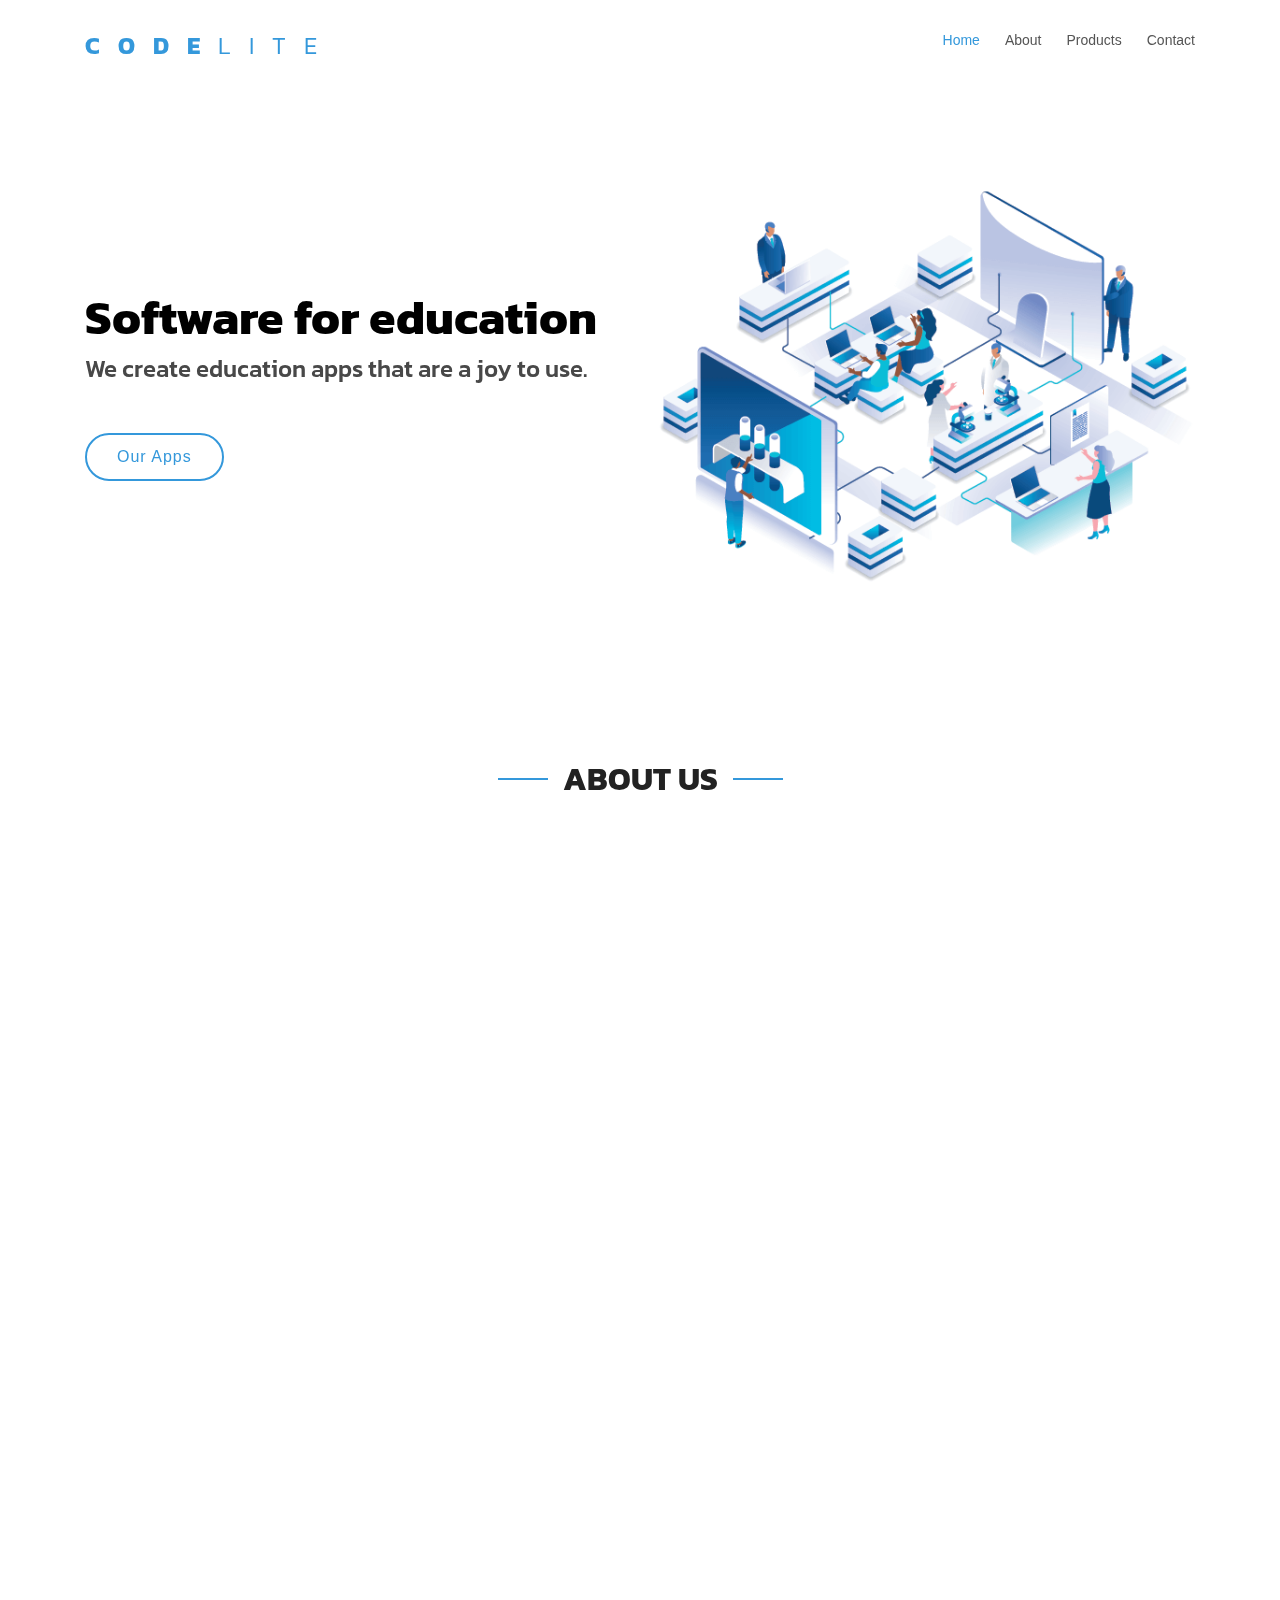
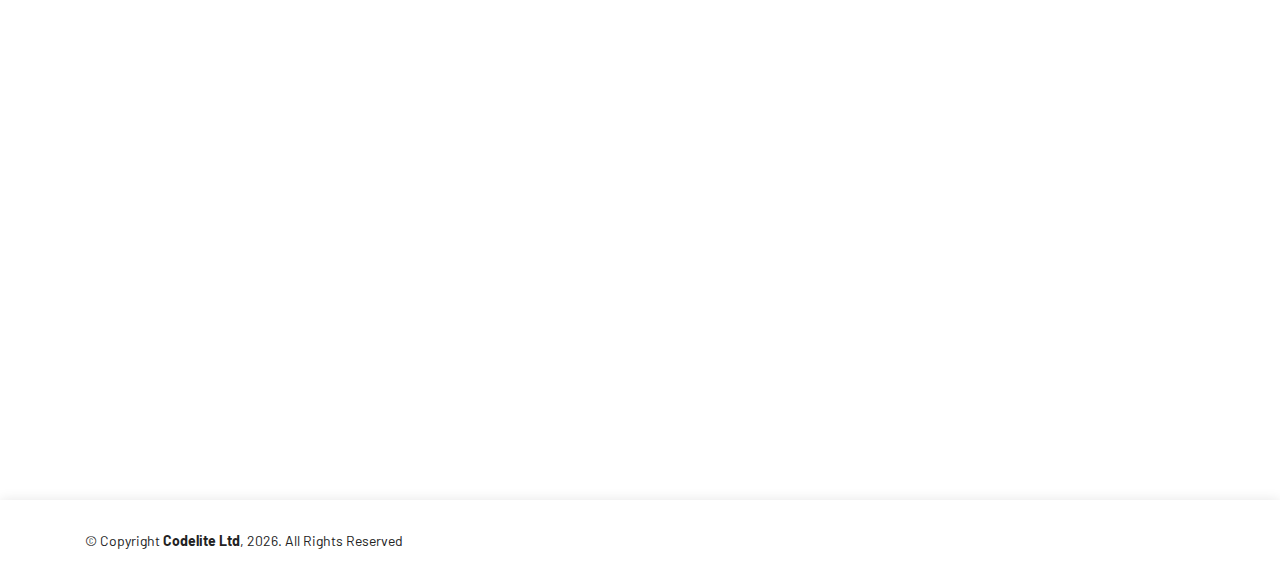
<file: index.html>
<!DOCTYPE html>
<html lang="en">

<head>
  <meta charset="utf-8">
  <meta content="width=device-width, initial-scale=1.0" name="viewport">

  <title>Codelite Ltd UK</title>
  <meta content="" name="descriptison">
  <meta content="software" name="keywords">

  <!-- Favicons -->
  <link href="assets/img/favicon.png" rel="icon">
  <link href="assets/img/apple-touch-icon.png" rel="apple-touch-icon">

  <!-- Google Fonts -->
  <link rel="preconnect" href="https://fonts.gstatic.com">
  <link href="https://fonts.googleapis.com/css2?family=Barlow:wght@400;700&family=Kanit:wght@300;500&display=swap" rel="stylesheet">

  <!-- Vendor CSS Files -->
  <link href="assets/vendor/bootstrap/css/bootstrap.min.css" rel="stylesheet">
  <link href="assets/vendor/icofont/icofont.min.css" rel="stylesheet">
  <link href="assets/vendor/remixicon/remixicon.css" rel="stylesheet">
  <link href="assets/vendor/boxicons/css/boxicons.min.css" rel="stylesheet">
  <link href="assets/vendor/owl.carousel/assets/owl.carousel.min.css" rel="stylesheet">
  <link href="assets/vendor/venobox/venobox.css" rel="stylesheet">
  <link href="assets/vendor/aos/aos.css" rel="stylesheet">

  <!-- Template Main CSS File -->
  <link href="assets/css/style.css" rel="stylesheet">
</head>

<body>

  <!-- ======= Header ======= -->
  <header id="header" class="fixed-top d-flex align-items-center">
    <div class="container d-flex align-items-center">

      <div class="logo mr-auto">
        <h1 class="text-light"><a href="index.html"><span style="color:#3498db;font-weight:300;letter-spacing:0.75em;font-size:75%;text-transform: uppercase;"><b><b>Code</b></b>lite</span></a></h1>
        <!-- Uncomment below if you prefer to use an image logo -->
        <!-- <a href="index.html"><img src="assets/img/logo.png" alt="" class="img-fluid"></a>-->
      </div>

      <nav class="nav-menu d-none d-lg-block">
        <ul>
          <li class="active"><a href="#index.html">Home</a></li>
          <li><a href="#about">About</a></li>
          <li><a href="#products">Products</a></li>
          <li><a href="#contact">Contact</a></li>
        </ul>
      </nav><!-- .nav-menu -->

    </div>
  </header><!-- End Header -->

  <!-- ======= Hero Section ======= -->
  <section id="hero" class="d-flex align-items-center">

    <div class="container">
      <div class="row">
        <div class="col-lg-6 pt-5 pt-lg-0 order-2 order-lg-1 d-flex flex-column justify-content-center">
          <h1 data-aos="fade-up">Software for education</h1>
          <h2 data-aos="fade-up" data-aos-delay="400">We create education apps that are a joy to use.</h2>
          <div data-aos="fade-up" data-aos-delay="800">
            <a href="#products" class="btn-get-started scrollto">Our Apps</a>
          </div>
        </div>
        <div class="col-lg-6 order-1 order-lg-2 hero-img" data-aos="fade-left" data-aos-delay="200">
          <img src="assets/img/hero-img.png" class="img-fluid animated" alt="">
        </div>
      </div>
    </div>

  </section><!-- End Hero -->

  <main id="main">
    <!-- ======= About Us Section ======= -->
    <section id="about" class="about team">
      <div class="container">

        <div class="section-title" data-aos="fade-up">
          <h2>About Us</h2>
        </div>

        <div class="row content">
          <div class="col-lg-4 col-md-6 px-5 d-flex align-items-stretch">
            <div class="member" data-aos="fade-up" data-aos-delay="100">
              <div class="member-img">
                <img src="assets/img/team/hai.jpg" class="img-fluid" alt="">
                <div class="social">
                  <a href="https://twitter.com/macduy"><i class="icofont-twitter"></i></a>
                  <a href="https://uk.linkedin.com/in/macduy"><i class="icofont-linkedin"></i></a>
                </div>
              </div>
              <div class="member-info">
                <h4>Hai Mac</h4>
                <span>Founder</span>
              </div>
            </div>
          </div>
          <div class="col-lg-8 col-md-6 pt-4 pt-lg-0" data-aos="fade-up" data-aos-delay="300">
            <p>
              Learning is a never-ending quest for knowledge. We want to <b>help teachers and educators</b> in their mission
              to not only teach but also <b>inspire</b> students to embark on this life-long journey of learning.
            </p>
            <ul>
              <li><i class="ri-check-double-line"></i> Work closely with teachers to understand their needs.</li>
              <li><i class="ri-check-double-line"></i> Leverage modern technology to deliver great products.</li>
              <li><i class="ri-check-double-line"></i> Create tools that are intuitive and easy to use.</li>
            </ul>
            <!-- <a href="#products" class="btn-learn-more">Products</a> -->
          </div>
        </div>

      </div>
    </section><!-- End About Us Section -->

    <!-- ======= Services Section ======= -->
    <section id="products" class="services more-services">
      <div class="container">

        <div class="section-title" data-aos="fade-up">
          <h2>Products</h2>
          <!-- <p>Magnam dolores commodi suscipit eius consequatur ex aliquid fug</p> -->
        </div>

        <div class="row">
          <div class="col-md-6 d-flex align-items-stretch">
            <div class="card" style='background-image: url("./assets/img/chemix.png"); background-position: top left;' data-aos="fade-up" data-aos-delay="100">
              <div class="card-body">
                <h5 class="card-title"><a href="https://chemix.org">Chemix</a></h5>
                <p class="card-text">Create great looking lab diagrams with ease.</p>
                <div class="read-more"><a href="https://chemix.org"><i class="icofont-arrow-right"></i> Launch app</a></div>
              </div>
            </div>
          </div>
          <div class="col-md-6 d-flex align-items-stretch">
            <div class="card" style='background-image: url("./assets/img/sumbox.png"); background-position: top;' data-aos="fade-up" data-aos-delay="100">
              <div class="card-body">
                <h5 class="card-title"><a href="https://sumbox.vercel.app/">Sumbox</a></h5>
                <p class="card-text">Can you remove all boxes in this arithmetics mini-game?</p>
                <div class="read-more"><a href="https://sumbox.vercel.app/"><i class="icofont-arrow-right"></i> Launch app</a></div>
              </div>
            </div>
          </div>
        </div>
      </div>
    </section><!-- End More Services Section -->

    <!-- ======= Contact Section ======= -->
    <section id="contact" class="contact">
      <div class="container">

        <div class="section-title" data-aos="fade-up">
          <h2>Contact Us</h2>
        </div>

        <div class="row">

          <div class="col-lg-6 col-md-12" data-aos="fade-up" data-aos-delay="100">
            <div class="contact-about">
              <h3>Codelite</h3>
              <p>
                Software for education.
              </p>
            </div>
          </div>

          <div class="col-lg-3 col-md-6 mt-4 mt-md-0" data-aos="fade-up" data-aos-delay="200">
            <div class="info">
              <div>
                <i class="ri-map-pin-line"></i>
                <p>Codelite Ltd<br>98 Salcott Road<br>London, SW11 6DF<br>United Kingdom</p>
              </div>
            </div>
          </div>

          <div class="col-lg-3 col-md-6 mt-4 mt-md-0" data-aos="fade-up" data-aos-delay="200">
            <div class="info">
              <div>
                <i class="ri-mail-send-line"></i>
                <p>info@codelite.org.uk</p>
              </div>

              <div>
                <i class="ri-phone-line"></i>
                <p>+44 752 775 9255</p>
              </div>
            </div>
          </div>
        </div>

      </div>
    </section><!-- End Contact Section -->

  </main><!-- End #main -->

  <!-- ======= Footer ======= -->
  <footer id="footer">
    <div class="container">
      <div class="row d-flex align-items-center">
        <div class="col-lg-6 text-lg-left text-center">
          <div class="copyright">
            &copy; Copyright <strong>Codelite Ltd</strong>, <script>document.write(new Date().getFullYear())</script>. All Rights Reserved
          </div>
        </div>
        <!-- <div class="col-lg-6">
          <nav class="footer-links text-lg-right text-center pt-2 pt-lg-0">
            <a href="#intro" class="scrollto">Home</a>
            <a href="#about" class="scrollto">About</a>
            <a href="#">Privacy Policy</a>
            <a href="#">Terms of Use</a>
          </nav>
        </div> -->
      </div>
    </div>
  </footer><!-- End Footer -->

  <a href="#" class="back-to-top"><i class="icofont-simple-up"></i></a>

  <!-- Vendor JS Files -->
  <script src="assets/vendor/jquery/jquery.min.js"></script>
  <script src="assets/vendor/bootstrap/js/bootstrap.bundle.min.js"></script>
  <script src="assets/vendor/jquery.easing/jquery.easing.min.js"></script>
  <script src="assets/vendor/php-email-form/validate.js"></script>
  <script src="assets/vendor/waypoints/jquery.waypoints.min.js"></script>
  <script src="assets/vendor/counterup/counterup.min.js"></script>
  <script src="assets/vendor/owl.carousel/owl.carousel.min.js"></script>
  <script src="assets/vendor/isotope-layout/isotope.pkgd.min.js"></script>
  <script src="assets/vendor/venobox/venobox.min.js"></script>
  <script src="assets/vendor/aos/aos.js"></script>

  <!-- Template Main JS File -->
  <script src="assets/js/main.js"></script>

</body>

</html>
</file>
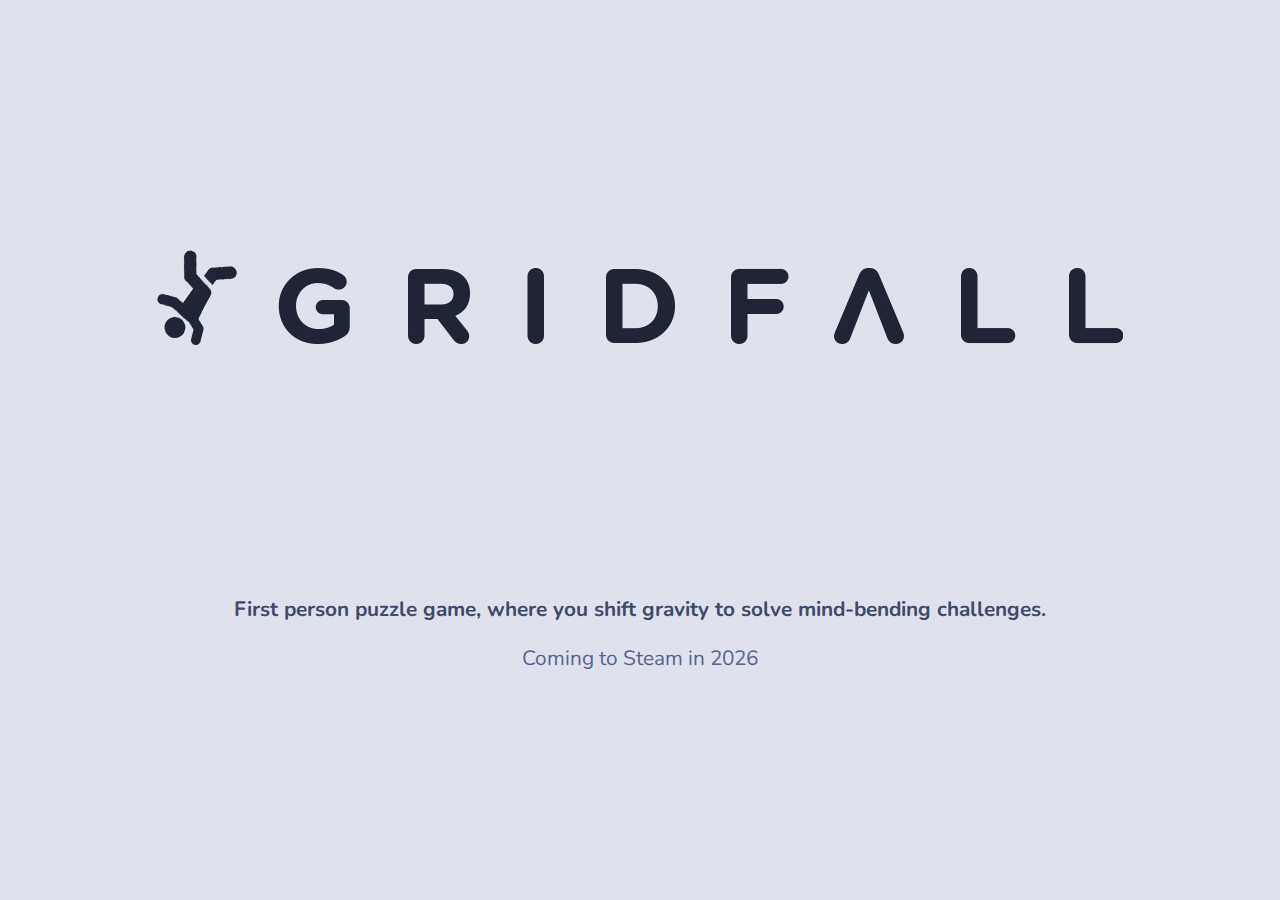
<file: gridfall/index.html>
<!DOCTYPE html>
<html lang="en">

<head>
  <meta charset="utf-8">
  <meta content="width=device-width, initial-scale=1.0" name="viewport">

  <title>Gridfall - A gravity-bending first person puzzle game.</title>
  <meta content="" name="descriptison">
  <meta content="software" name="keywords">

  <!-- Favicons -->
  <link rel="apple-touch-icon" sizes="180x180" href="./assets/favicon/apple-touch-icon.png">
  <link rel="icon" type="image/png" sizes="32x32" href="./assets/favicon/favicon-32x32.png">
  <link rel="icon" type="image/png" sizes="16x16" href="./assets/favicon/favicon-16x16.png">
  <link rel="manifest" href="./assets/favicon/site.webmanifest">

  <!-- Google Fonts -->
  <link rel="preconnect" href="https://fonts.googleapis.com">
  <link rel="preconnect" href="https://fonts.gstatic.com" crossorigin>
  <link href="https://fonts.googleapis.com/css2?family=Nunito:wght@200..1000&display=swap" rel="stylesheet">

  <link href="./style.css" rel="stylesheet">

    <!-- MailerLite Universal -->
    <script>
        (function(w,d,e,u,f,l,n){w[f]=w[f]||function(){(w[f].q=w[f].q||[])
        .push(arguments);},l=d.createElement(e),l.async=1,l.src=u,
        n=d.getElementsByTagName(e)[0],n.parentNode.insertBefore(l,n);})
        (window,document,'script','https://assets.mailerlite.com/js/universal.js','ml');
        ml('account', '1462002');
    </script>
    <!-- End MailerLite Universal -->
</head>

<body>
    <div class="central">
        <h1>
            <img src="./assets/images/Gridfall-TextLogo.png" alt="Gridfall" class="image-logo">
        </h1>

        <p><b>First person puzzle game, where you shift gravity to solve mind-bending challenges.</b></p>
        <p class="light">Coming to Steam in 2026</p>
    </div>
    <div class="ml-embedded" data-form="c1Unox"></div>
</body>
</html>
</file>
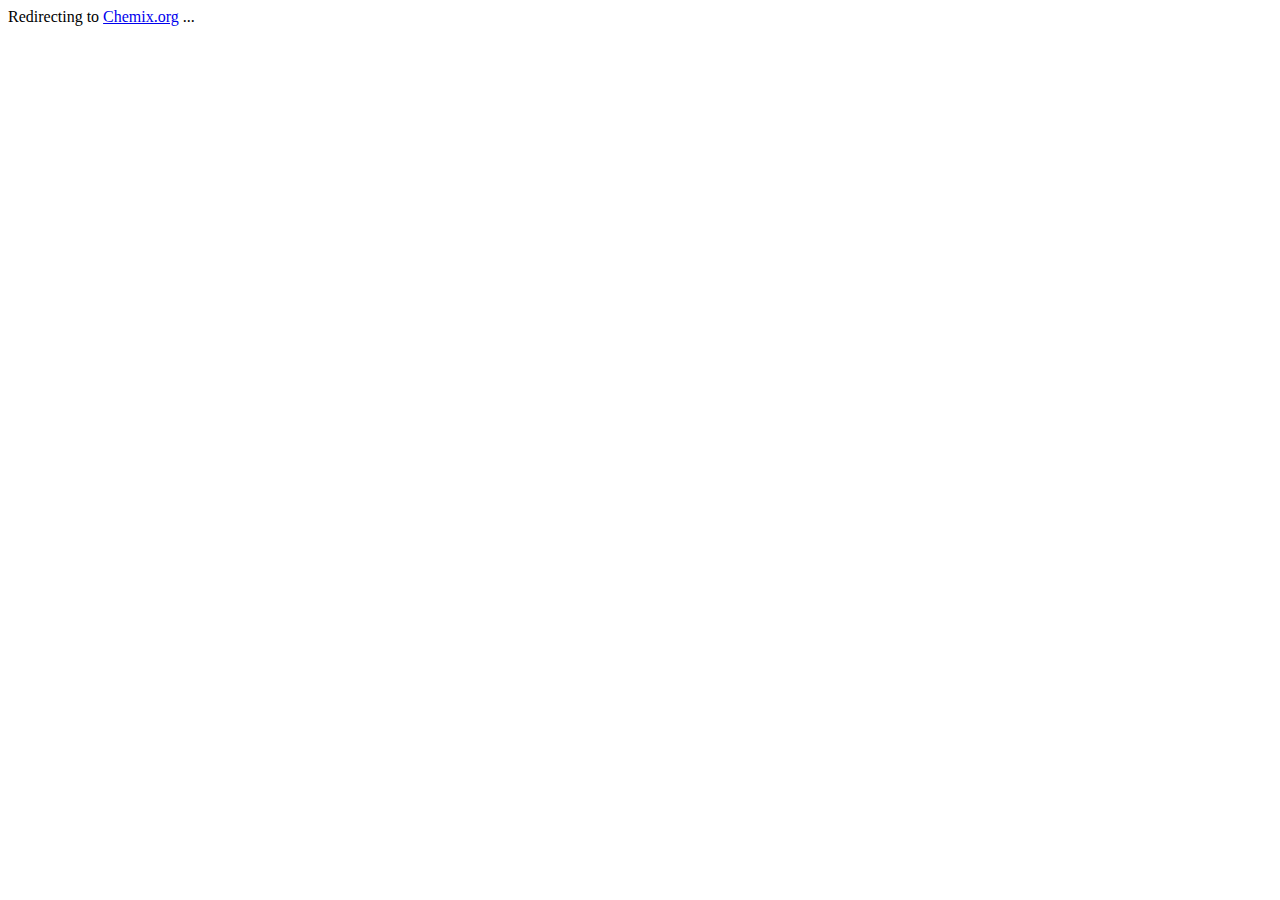
<file: assets/chemix_backup/index.htm>
<!DOCTYPE html
  PUBLIC "-//W3C//DTD XHTML 1.0 Transitional//EN" "http://www.w3.org/TR/xhtml1/DTD/xhtml1-transitional.dtd">

<html xmlns="http://www.w3.org/1999/xhtml" xml:lang="en" lang="en">

  <head>
    <title>Chemix - Draw Lab Diagrams. Simply.</title>
    <meta http-equiv="refresh" content="2; url=https://chemix.org" />
  </head>
  <body>
    Redirecting to <a href="https://chemix.org">Chemix.org</a> ...
  </body>
</html>
</file>
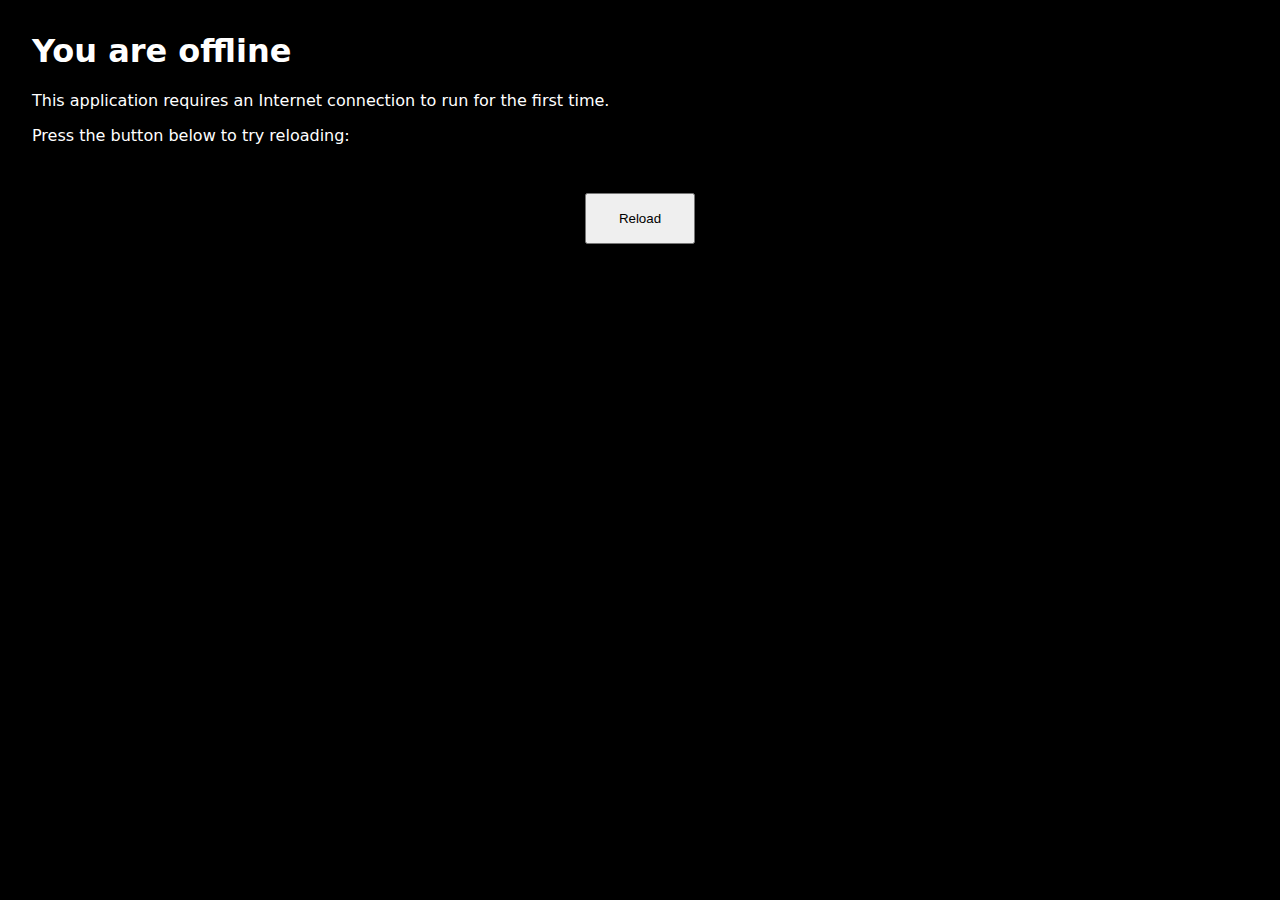
<file: box-protocol/index.offline.html>
<!DOCTYPE html>
<html lang="en">
	<head>
		<meta charset="utf-8">
		<meta http-equiv="X-UA-Compatible" content="IE=edge">
		<meta name="viewport" content="width=device-width, initial-scale=1">
		<title>You are offline</title>
		<style>
html {
	background-color: #000000;
	color: #ffffff;
}

body {
	font-family: system-ui, -apple-system, "Segoe UI", Roboto, "Helvetica Neue", Arial, "Noto Sans", sans-serif, "Apple Color Emoji", "Segoe UI Emoji", "Segoe UI Symbol", "Noto Color Emoji";
	margin: 2rem;
}

p {
	margin-block: 1rem;
}

button {
	display: block;
	padding: 1rem 2rem;
	margin: 3rem auto 0;
}
		</style>
	</head>
	<body>
		<h1>You are offline</h1>
		<p>This application requires an Internet connection to run for the first time.</p>
		<p>Press the button below to try reloading:</p>
		<button type="button">Reload</button>
		<script>
document.querySelector('button').addEventListener('click', () => {
	window.location.reload();
});
		</script>
	</body>
</html>
</file>
<file: assets/vendor/venobox/venobox.css>
/* ------ venobox.css --------*/
.vbox-overlay *, .vbox-overlay *:before, .vbox-overlay *:after{
    -webkit-backface-visibility: hidden;
    -webkit-box-sizing:border-box;
    -moz-box-sizing:border-box;
    box-sizing:border-box;
}
.vbox-overlay * { 
    -webkit-backface-visibility: visible;
    backface-visibility: visible;
}
.vbox-overlay{
    display: -webkit-flex;
    display: flex;
    -webkit-flex-direction: column;
    flex-direction: column;
    -webkit-justify-content: center;
    justify-content: center;
    -webkit-align-items: center;
    align-items: center;
    position: fixed;
    left: 0;
    top: 0;
    bottom: 0;
    right: 0;
    z-index: 999999;
}

/* ----- navigation ----- */
.vbox-title{
    width: 100%;
    height: 40px;
    float: left;
    text-align: center;
    line-height: 28px;
    font-size: 12px;
    padding: 6px 50px;
    overflow: hidden;
    position: fixed;
    display: none;
    left: 0;
    z-index: 89;
}
.vbox-close{
    cursor: pointer;
    position: fixed;
    top: -1px;
    right: 0;
    width: 50px;
    height: 40px;
    padding: 6px;
    display: block;
    background-position:10px center;
    overflow: hidden;
    font-size: 24px;
    line-height: 1;
    text-align: center;
    z-index: 99;
}
.vbox-left{
    cursor: pointer;
    position: fixed;
    left: 0;
    height: 40px;
    overflow: hidden;
    line-height: 28px;
    font-size: 12px;
    z-index: 99;
    display: flex;
    align-items:center;
}
.vbox-num{
    display: inline-block;
    margin: 6px 0 6px 15px;
}
/* ----- Social share ----- */
.vbox-share{
    line-height: 28px;
    font-size: 12px;
    overflow: hidden;
    position: fixed;
    left: 0;
    z-index: 98;
    display: flex;
    align-items:center;
    justify-content: center;
    width: 100%;
    text-align: center;
}
.vbox-share svg{
    max-height: 28px;
    width: 28px;
    z-index: 10;
    margin-left: 12px;
    margin-top: 6px;
    margin-bottom: 6px;
    vertical-align: middle;
}


/* ----- navigation ARROWS ----- */
.vbox-next, .vbox-prev{
    position: fixed;
    top: 50%;
    margin-top: -15px;
    overflow: hidden;
    cursor: pointer;
    display: block;
    width: 45px;
    height: 45px;
    z-index: 99;
}
.vbox-next span, .vbox-prev span{
    position: relative;
    width: 20px;
    height: 20px;
    border: 2px solid transparent;
    border-top-color: #B6B6B6;
    border-right-color: #B6B6B6;
    text-indent: -100px;
    position: absolute;
    top: 8px;
    display: block;
}
.vbox-prev{
    left: 15px;
}
.vbox-next{
    right: 15px;
}
.vbox-prev span{
    left: 10px;
    -ms-transform: rotate(-135deg);
    -webkit-transform: rotate(-135deg);
    transform: rotate(-135deg);
}
.vbox-next span{
    -ms-transform: rotate(45deg);
    -webkit-transform: rotate(45deg);
    transform: rotate(45deg);
    right: 10px;
}
/* ------- inline window ------ */
.vbox-inline{
    width: 420px;
    height: 315px;
    height: 70vh;
    padding: 10px;
    background: #fff;
    margin: 0 auto;
    overflow: auto;
    text-align: left;
}
/* ------- Video & iFrames window ------ */
.venoframe{
    max-width: 100%;
    width: 100%;
    border: none;
    width: 100%;
    height: 260px;
    height: 70vh;
}
.venoframe.vbvid{
    height: 260px;
}
@media (min-width: 768px) {
    .venoframe, .vbox-inline{
        width: 90%;
        height: 360px;
        height: 70vh;
    }
    .venoframe.vbvid{
        width: 640px;
        height: 360px;
    }
}
@media (min-width: 992px) {
    .venoframe, .vbox-inline{
        max-width: 1200px;
        width: 80%;
        height: 540px;
        height: 70vh;
    }
    .venoframe.vbvid{
        width: 960px;
        height: 540px;
    }
}
/* 
Please do NOT edit this part! 
or at least read this note: http://i.imgur.com/7C0ws9e.gif
*/
.vbox-open{
    overflow: hidden;
}
.vbox-container{
    position: absolute;
    left: 0;
    right: 0;
    top: 0;
    bottom: 0;
    overflow-x: hidden;
    overflow-y: scroll;
    overflow-scrolling: touch;
    -webkit-overflow-scrolling: touch;
    z-index: 20;
    max-height: 100%;

}

.vbox-content{
    text-align: center;
    float: left;
    width: 100%;
    position: relative;
    overflow: hidden;
    padding: 20px 4%;
}
.vbox-container img{
    max-width: 100%;
    height: auto;
}
.vbox-figlio{
    box-shadow: 0 0 12px rgba(0,0,0,0.19), 0 6px 6px rgba(0,0,0,0.23);
    max-width: 100%;
    text-align: initial;
}
img.vbox-figlio{
    -webkit-user-select: none;
-khtml-user-select: none;
-moz-user-select: none;
-o-user-select: none;
user-select: none;
}
.vbox-content.swipe-left{
    margin-left: -200px !important;
}
.vbox-content.swipe-right{
    margin-left: 200px !important;
}
.vbox-animated{
    webkit-transition: margin 300ms ease-out;
    transition: margin 300ms ease-out;
}

/* ---------- preloader ----------
 * SPINKIT 
 * http://tobiasahlin.com/spinkit/
-------------------------------- */
.sk-double-bounce,.sk-rotating-plane{width:40px;height:40px;margin:40px auto}.sk-rotating-plane{background-color:#333;-webkit-animation:sk-rotatePlane 1.2s infinite ease-in-out;animation:sk-rotatePlane 1.2s infinite ease-in-out}@-webkit-keyframes sk-rotatePlane{0%{-webkit-transform:perspective(120px) rotateX(0) rotateY(0);transform:perspective(120px) rotateX(0) rotateY(0)}50%{-webkit-transform:perspective(120px) rotateX(-180.1deg) rotateY(0);transform:perspective(120px) rotateX(-180.1deg) rotateY(0)}100%{-webkit-transform:perspective(120px) rotateX(-180deg) rotateY(-179.9deg);transform:perspective(120px) rotateX(-180deg) rotateY(-179.9deg)}}@keyframes sk-rotatePlane{0%{-webkit-transform:perspective(120px) rotateX(0) rotateY(0);transform:perspective(120px) rotateX(0) rotateY(0)}50%{-webkit-transform:perspective(120px) rotateX(-180.1deg) rotateY(0);transform:perspective(120px) rotateX(-180.1deg) rotateY(0)}100%{-webkit-transform:perspective(120px) rotateX(-180deg) rotateY(-179.9deg);transform:perspective(120px) rotateX(-180deg) rotateY(-179.9deg)}}.sk-double-bounce{position:relative}.sk-double-bounce .sk-child{width:100%;height:100%;border-radius:50%;background-color:#333;opacity:.6;position:absolute;top:0;left:0;-webkit-animation:sk-doubleBounce 2s infinite ease-in-out;animation:sk-doubleBounce 2s infinite ease-in-out}.sk-chasing-dots .sk-child,.sk-spinner-pulse,.sk-three-bounce .sk-child{background-color:#333;border-radius:100%}.sk-double-bounce .sk-double-bounce2{-webkit-animation-delay:-1s;animation-delay:-1s}@-webkit-keyframes sk-doubleBounce{0%,100%{-webkit-transform:scale(0);transform:scale(0)}50%{-webkit-transform:scale(1);transform:scale(1)}}@keyframes sk-doubleBounce{0%,100%{-webkit-transform:scale(0);transform:scale(0)}50%{-webkit-transform:scale(1);transform:scale(1)}}.sk-wave{margin:40px auto;width:50px;height:40px;text-align:center;font-size:10px}.sk-wave .sk-rect{background-color:#333;height:100%;width:6px;display:inline-block;-webkit-animation:sk-waveStretchDelay 1.2s infinite ease-in-out;animation:sk-waveStretchDelay 1.2s infinite ease-in-out}.sk-wave .sk-rect1{-webkit-animation-delay:-1.2s;animation-delay:-1.2s}.sk-wave .sk-rect2{-webkit-animation-delay:-1.1s;animation-delay:-1.1s}.sk-wave .sk-rect3{-webkit-animation-delay:-1s;animation-delay:-1s}.sk-wave .sk-rect4{-webkit-animation-delay:-.9s;animation-delay:-.9s}.sk-wave .sk-rect5{-webkit-animation-delay:-.8s;animation-delay:-.8s}@-webkit-keyframes sk-waveStretchDelay{0%,100%,40%{-webkit-transform:scaleY(.4);transform:scaleY(.4)}20%{-webkit-transform:scaleY(1);transform:scaleY(1)}}@keyframes sk-waveStretchDelay{0%,100%,40%{-webkit-transform:scaleY(.4);transform:scaleY(.4)}20%{-webkit-transform:scaleY(1);transform:scaleY(1)}}.sk-wandering-cubes{margin:40px auto;width:40px;height:40px;position:relative}.sk-wandering-cubes .sk-cube{background-color:#333;width:10px;height:10px;position:absolute;top:0;left:0;-webkit-animation:sk-wanderingCube 1.8s ease-in-out -1.8s infinite both;animation:sk-wanderingCube 1.8s ease-in-out -1.8s infinite both}.sk-chasing-dots,.sk-spinner-pulse{width:40px;height:40px;margin:40px auto}.sk-wandering-cubes .sk-cube2{-webkit-animation-delay:-.9s;animation-delay:-.9s}@-webkit-keyframes sk-wanderingCube{0%{-webkit-transform:rotate(0);transform:rotate(0)}25%{-webkit-transform:translateX(30px) rotate(-90deg) scale(.5);transform:translateX(30px) rotate(-90deg) scale(.5)}50%{-webkit-transform:translateX(30px) translateY(30px) rotate(-179deg);transform:translateX(30px) translateY(30px) rotate(-179deg)}50.1%{-webkit-transform:translateX(30px) translateY(30px) rotate(-180deg);transform:translateX(30px) translateY(30px) rotate(-180deg)}75%{-webkit-transform:translateX(0) translateY(30px) rotate(-270deg) scale(.5);transform:translateX(0) translateY(30px) rotate(-270deg) scale(.5)}100%{-webkit-transform:rotate(-360deg);transform:rotate(-360deg)}}@keyframes sk-wanderingCube{0%{-webkit-transform:rotate(0);transform:rotate(0)}25%{-webkit-transform:translateX(30px) rotate(-90deg) scale(.5);transform:translateX(30px) rotate(-90deg) scale(.5)}50%{-webkit-transform:translateX(30px) translateY(30px) rotate(-179deg);transform:translateX(30px) translateY(30px) rotate(-179deg)}50.1%{-webkit-transform:translateX(30px) translateY(30px) rotate(-180deg);transform:translateX(30px) translateY(30px) rotate(-180deg)}75%{-webkit-transform:translateX(0) translateY(30px) rotate(-270deg) scale(.5);transform:translateX(0) translateY(30px) rotate(-270deg) scale(.5)}100%{-webkit-transform:rotate(-360deg);transform:rotate(-360deg)}}.sk-spinner-pulse{-webkit-animation:sk-pulseScaleOut 1s infinite ease-in-out;animation:sk-pulseScaleOut 1s infinite ease-in-out}@-webkit-keyframes sk-pulseScaleOut{0%{-webkit-transform:scale(0);transform:scale(0)}100%{-webkit-transform:scale(1);transform:scale(1);opacity:0}}@keyframes sk-pulseScaleOut{0%{-webkit-transform:scale(0);transform:scale(0)}100%{-webkit-transform:scale(1);transform:scale(1);opacity:0}}.sk-chasing-dots{position:relative;text-align:center;-webkit-animation:sk-chasingDotsRotate 2s infinite linear;animation:sk-chasingDotsRotate 2s infinite linear}.sk-chasing-dots .sk-child{width:60%;height:60%;display:inline-block;position:absolute;top:0;-webkit-animation:sk-chasingDotsBounce 2s infinite ease-in-out;animation:sk-chasingDotsBounce 2s infinite ease-in-out}.sk-chasing-dots .sk-dot2{top:auto;bottom:0;-webkit-animation-delay:-1s;animation-delay:-1s}@-webkit-keyframes sk-chasingDotsRotate{100%{-webkit-transform:rotate(360deg);transform:rotate(360deg)}}@keyframes sk-chasingDotsRotate{100%{-webkit-transform:rotate(360deg);transform:rotate(360deg)}}@-webkit-keyframes sk-chasingDotsBounce{0%,100%{-webkit-transform:scale(0);transform:scale(0)}50%{-webkit-transform:scale(1);transform:scale(1)}}@keyframes sk-chasingDotsBounce{0%,100%{-webkit-transform:scale(0);transform:scale(0)}50%{-webkit-transform:scale(1);transform:scale(1)}}.sk-three-bounce{margin:40px auto;width:80px;text-align:center}.sk-three-bounce .sk-child{width:20px;height:20px;display:inline-block;-webkit-animation:sk-three-bounce 1.4s ease-in-out 0s infinite both;animation:sk-three-bounce 1.4s ease-in-out 0s infinite both}.sk-circle .sk-child:before,.sk-fading-circle .sk-circle:before{display:block;border-radius:100%;content:'';background-color:#333}.sk-three-bounce .sk-bounce1{-webkit-animation-delay:-.32s;animation-delay:-.32s}.sk-three-bounce .sk-bounce2{-webkit-animation-delay:-.16s;animation-delay:-.16s}@-webkit-keyframes sk-three-bounce{0%,100%,80%{-webkit-transform:scale(0);transform:scale(0)}40%{-webkit-transform:scale(1);transform:scale(1)}}@keyframes sk-three-bounce{0%,100%,80%{-webkit-transform:scale(0);transform:scale(0)}40%{-webkit-transform:scale(1);transform:scale(1)}}.sk-circle{margin:40px auto;width:40px;height:40px;position:relative}.sk-circle .sk-child{width:100%;height:100%;position:absolute;left:0;top:0}.sk-circle .sk-child:before{margin:0 auto;width:15%;height:15%;-webkit-animation:sk-circleBounceDelay 1.2s infinite ease-in-out both;animation:sk-circleBounceDelay 1.2s infinite ease-in-out both}.sk-circle .sk-circle2{-webkit-transform:rotate(30deg);-ms-transform:rotate(30deg);transform:rotate(30deg)}.sk-circle .sk-circle3{-webkit-transform:rotate(60deg);-ms-transform:rotate(60deg);transform:rotate(60deg)}.sk-circle .sk-circle4{-webkit-transform:rotate(90deg);-ms-transform:rotate(90deg);transform:rotate(90deg)}.sk-circle .sk-circle5{-webkit-transform:rotate(120deg);-ms-transform:rotate(120deg);transform:rotate(120deg)}.sk-circle .sk-circle6{-webkit-transform:rotate(150deg);-ms-transform:rotate(150deg);transform:rotate(150deg)}.sk-circle .sk-circle7{-webkit-transform:rotate(180deg);-ms-transform:rotate(180deg);transform:rotate(180deg)}.sk-circle .sk-circle8{-webkit-transform:rotate(210deg);-ms-transform:rotate(210deg);transform:rotate(210deg)}.sk-circle .sk-circle9{-webkit-transform:rotate(240deg);-ms-transform:rotate(240deg);transform:rotate(240deg)}.sk-circle .sk-circle10{-webkit-transform:rotate(270deg);-ms-transform:rotate(270deg);transform:rotate(270deg)}.sk-circle .sk-circle11{-webkit-transform:rotate(300deg);-ms-transform:rotate(300deg);transform:rotate(300deg)}.sk-circle .sk-circle12{-webkit-transform:rotate(330deg);-ms-transform:rotate(330deg);transform:rotate(330deg)}.sk-circle .sk-circle2:before{-webkit-animation-delay:-1.1s;animation-delay:-1.1s}.sk-circle .sk-circle3:before{-webkit-animation-delay:-1s;animation-delay:-1s}.sk-circle .sk-circle4:before{-webkit-animation-delay:-.9s;animation-delay:-.9s}.sk-circle .sk-circle5:before{-webkit-animation-delay:-.8s;animation-delay:-.8s}.sk-circle .sk-circle6:before{-webkit-animation-delay:-.7s;animation-delay:-.7s}.sk-circle .sk-circle7:before{-webkit-animation-delay:-.6s;animation-delay:-.6s}.sk-circle .sk-circle8:before{-webkit-animation-delay:-.5s;animation-delay:-.5s}.sk-circle .sk-circle9:before{-webkit-animation-delay:-.4s;animation-delay:-.4s}.sk-circle .sk-circle10:before{-webkit-animation-delay:-.3s;animation-delay:-.3s}.sk-circle .sk-circle11:before{-webkit-animation-delay:-.2s;animation-delay:-.2s}.sk-circle .sk-circle12:before{-webkit-animation-delay:-.1s;animation-delay:-.1s}@-webkit-keyframes sk-circleBounceDelay{0%,100%,80%{-webkit-transform:scale(0);transform:scale(0)}40%{-webkit-transform:scale(1);transform:scale(1)}}@keyframes sk-circleBounceDelay{0%,100%,80%{-webkit-transform:scale(0);transform:scale(0)}40%{-webkit-transform:scale(1);transform:scale(1)}}.sk-cube-grid{width:40px;height:40px;margin:40px auto}.sk-cube-grid .sk-cube{width:33.33%;height:33.33%;background-color:#333;float:left;-webkit-animation:sk-cubeGridScaleDelay 1.3s infinite ease-in-out;animation:sk-cubeGridScaleDelay 1.3s infinite ease-in-out}.sk-cube-grid .sk-cube1{-webkit-animation-delay:.2s;animation-delay:.2s}.sk-cube-grid .sk-cube2{-webkit-animation-delay:.3s;animation-delay:.3s}.sk-cube-grid .sk-cube3{-webkit-animation-delay:.4s;animation-delay:.4s}.sk-cube-grid .sk-cube4{-webkit-animation-delay:.1s;animation-delay:.1s}.sk-cube-grid .sk-cube5{-webkit-animation-delay:.2s;animation-delay:.2s}.sk-cube-grid .sk-cube6{-webkit-animation-delay:.3s;animation-delay:.3s}.sk-cube-grid .sk-cube7{-webkit-animation-delay:0ms;animation-delay:0ms}.sk-cube-grid .sk-cube8{-webkit-animation-delay:.1s;animation-delay:.1s}.sk-cube-grid .sk-cube9{-webkit-animation-delay:.2s;animation-delay:.2s}@-webkit-keyframes sk-cubeGridScaleDelay{0%,100%,70%{-webkit-transform:scale3D(1,1,1);transform:scale3D(1,1,1)}35%{-webkit-transform:scale3D(0,0,1);transform:scale3D(0,0,1)}}@keyframes sk-cubeGridScaleDelay{0%,100%,70%{-webkit-transform:scale3D(1,1,1);transform:scale3D(1,1,1)}35%{-webkit-transform:scale3D(0,0,1);transform:scale3D(0,0,1)}}.sk-fading-circle{margin:40px auto;width:40px;height:40px;position:relative}.sk-fading-circle .sk-circle{width:100%;height:100%;position:absolute;left:0;top:0}.sk-fading-circle .sk-circle:before{margin:0 auto;width:15%;height:15%;-webkit-animation:sk-circleFadeDelay 1.2s infinite ease-in-out both;animation:sk-circleFadeDelay 1.2s infinite ease-in-out both}.sk-fading-circle .sk-circle2{-webkit-transform:rotate(30deg);-ms-transform:rotate(30deg);transform:rotate(30deg)}.sk-fading-circle .sk-circle3{-webkit-transform:rotate(60deg);-ms-transform:rotate(60deg);transform:rotate(60deg)}.sk-fading-circle .sk-circle4{-webkit-transform:rotate(90deg);-ms-transform:rotate(90deg);transform:rotate(90deg)}.sk-fading-circle .sk-circle5{-webkit-transform:rotate(120deg);-ms-transform:rotate(120deg);transform:rotate(120deg)}.sk-fading-circle .sk-circle6{-webkit-transform:rotate(150deg);-ms-transform:rotate(150deg);transform:rotate(150deg)}.sk-fading-circle .sk-circle7{-webkit-transform:rotate(180deg);-ms-transform:rotate(180deg);transform:rotate(180deg)}.sk-fading-circle .sk-circle8{-webkit-transform:rotate(210deg);-ms-transform:rotate(210deg);transform:rotate(210deg)}.sk-fading-circle .sk-circle9{-webkit-transform:rotate(240deg);-ms-transform:rotate(240deg);transform:rotate(240deg)}.sk-fading-circle .sk-circle10{-webkit-transform:rotate(270deg);-ms-transform:rotate(270deg);transform:rotate(270deg)}.sk-fading-circle .sk-circle11{-webkit-transform:rotate(300deg);-ms-transform:rotate(300deg);transform:rotate(300deg)}.sk-fading-circle .sk-circle12{-webkit-transform:rotate(330deg);-ms-transform:rotate(330deg);transform:rotate(330deg)}.sk-fading-circle .sk-circle2:before{-webkit-animation-delay:-1.1s;animation-delay:-1.1s}.sk-fading-circle .sk-circle3:before{-webkit-animation-delay:-1s;animation-delay:-1s}.sk-fading-circle .sk-circle4:before{-webkit-animation-delay:-.9s;animation-delay:-.9s}.sk-fading-circle .sk-circle5:before{-webkit-animation-delay:-.8s;animation-delay:-.8s}.sk-fading-circle .sk-circle6:before{-webkit-animation-delay:-.7s;animation-delay:-.7s}.sk-fading-circle .sk-circle7:before{-webkit-animation-delay:-.6s;animation-delay:-.6s}.sk-fading-circle .sk-circle8:before{-webkit-animation-delay:-.5s;animation-delay:-.5s}.sk-fading-circle .sk-circle9:before{-webkit-animation-delay:-.4s;animation-delay:-.4s}.sk-fading-circle .sk-circle10:before{-webkit-animation-delay:-.3s;animation-delay:-.3s}.sk-fading-circle .sk-circle11:before{-webkit-animation-delay:-.2s;animation-delay:-.2s}.sk-fading-circle .sk-circle12:before{-webkit-animation-delay:-.1s;animation-delay:-.1s}@-webkit-keyframes sk-circleFadeDelay{0%,100%,39%{opacity:0}40%{opacity:1}}@keyframes sk-circleFadeDelay{0%,100%,39%{opacity:0}40%{opacity:1}}.sk-folding-cube{margin:40px auto;width:40px;height:40px;position:relative;-webkit-transform:rotateZ(45deg);transform:rotateZ(45deg)}.sk-folding-cube .sk-cube{float:left;width:50%;height:50%;position:relative;-webkit-transform:scale(1.1);-ms-transform:scale(1.1);transform:scale(1.1)}.sk-folding-cube .sk-cube:before{content:'';position:absolute;top:0;left:0;width:100%;height:100%;background-color:#333;-webkit-animation:sk-foldCubeAngle 2.4s infinite linear both;animation:sk-foldCubeAngle 2.4s infinite linear both;-webkit-transform-origin:100% 100%;-ms-transform-origin:100% 100%;transform-origin:100% 100%}.sk-folding-cube .sk-cube2{-webkit-transform:scale(1.1) rotateZ(90deg);transform:scale(1.1) rotateZ(90deg)}.sk-folding-cube .sk-cube3{-webkit-transform:scale(1.1) rotateZ(180deg);transform:scale(1.1) rotateZ(180deg)}.sk-folding-cube .sk-cube4{-webkit-transform:scale(1.1) rotateZ(270deg);transform:scale(1.1) rotateZ(270deg)}.sk-folding-cube .sk-cube2:before{-webkit-animation-delay:.3s;animation-delay:.3s}.sk-folding-cube .sk-cube3:before{-webkit-animation-delay:.6s;animation-delay:.6s}.sk-folding-cube .sk-cube4:before{-webkit-animation-delay:.9s;animation-delay:.9s}@-webkit-keyframes sk-foldCubeAngle{0%,10%{-webkit-transform:perspective(140px) rotateX(-180deg);transform:perspective(140px) rotateX(-180deg);opacity:0}25%,75%{-webkit-transform:perspective(140px) rotateX(0);transform:perspective(140px) rotateX(0);opacity:1}100%,90%{-webkit-transform:perspective(140px) rotateY(180deg);transform:perspective(140px) rotateY(180deg);opacity:0}}@keyframes sk-foldCubeAngle{0%,10%{-webkit-transform:perspective(140px) rotateX(-180deg);transform:perspective(140px) rotateX(-180deg);opacity:0}25%,75%{-webkit-transform:perspective(140px) rotateX(0);transform:perspective(140px) rotateX(0);opacity:1}100%,90%{-webkit-transform:perspective(140px) rotateY(180deg);transform:perspective(140px) rotateY(180deg);opacity:0}}
</file>
<file: gridfall/style.css>
body {
    background: hsl(225 25% 90%);
    font-size: 1.3em;
    font-family: "Nunito", sans-serif;
    color: hsl(225 25% 33%);
}

.central {
    margin: 2em;
    text-align: center;
}

.light {
    color: hsl(225 25% 45%);
}

.image-logo {
    max-width: 100%;
    margin: 5em 0;
}


.ml-embedded {
    margin-top: 5em auto 1em;
    text-align: center;
}

/* Small screens */
@media screen and (max-width:480px) {
    .image-logo {
        margin: 3em 0;
    }
}
</file>
<file: assets/css/style.css>
/**
* Template Name: Vesperr - v2.1.0
* Template URL: https://bootstrapmade.com/vesperr-free-bootstrap-template/
* Author: BootstrapMade.com
* License: https://bootstrapmade.com/license/
*/

/*--------------------------------------------------------------
# General
--------------------------------------------------------------*/
body {
  font-family: "Barlow", sans-serif;
  color: #444444;
}

a {
  color: #3498db;
}

a:hover {
  color: #5faee3;
  text-decoration: none;
}

h1, h2, h3, h4, h5, h6 {
  font-family: "Kanit", sans-serif;
}

/*--------------------------------------------------------------
# Back to top button
--------------------------------------------------------------*/
.back-to-top {
  position: fixed;
  display: none;
  right: 15px;
  bottom: 15px;
  z-index: 99999;
}

.back-to-top i {
  display: flex;
  align-items: center;
  justify-content: center;
  font-size: 24px;
  width: 40px;
  height: 40px;
  border-radius: 4px;
  background: #3498db;
  color: #fff;
  transition: all 0.4s;
}

.back-to-top i:hover {
  background: #57aae1;
  color: #fff;
}

/*--------------------------------------------------------------
# Disable AOS delay on mobile
--------------------------------------------------------------*/
@media screen and (max-width: 768px) {
  [data-aos-delay] {
    transition-delay: 0 !important;
  }
}

/*--------------------------------------------------------------
# Header
--------------------------------------------------------------*/
#header {
  z-index: 997;
  transition: all 0.5s;
  padding: 22px 0;
}

#header.header-scrolled {
  box-shadow: 0px 2px 15px rgba(0, 0, 0, 0.1);
  padding: 15px 0;
  background: #fff;
}

#header .logo h1 {
  font-size: 32px;
  margin: 0;
  padding: 0;
  line-height: 1;
  font-weight: 700;
  letter-spacing: 1px;
}

#header .logo h1 a, #header .logo h1 a:hover {
  color: #222222;
  text-decoration: none;
}

#header .logo img {
  padding: 0;
  margin: 0;
  max-height: 40px;
}

@media (max-width: 768px) {
  #header {
    background: #fff;
  }
  #header .logo h1 {
    font-size: 28px;
  }
}

/*--------------------------------------------------------------
# Navigation Menu
--------------------------------------------------------------*/
/* Desktop Navigation */
.nav-menu, .nav-menu * {
  margin: 0;
  padding: 0;
  list-style: none;
}

.nav-menu > ul > li {
  position: relative;
  white-space: nowrap;
  float: left;
}

.nav-menu a {
  display: block;
  position: relative;
  color: #555555;
  padding: 8px 0 12px 25px;
  transition: 0.3s;
  font-size: 14px;
  font-family: "Open Sans", sans-serif;
}

.nav-menu a:hover, .nav-menu .active > a, .nav-menu li:hover > a {
  color: #3498db;
  text-decoration: none;
}

.nav-menu .get-started a {
  background: #3498db;
  color: #fff;
  border-radius: 50px;
  margin: 0 0 0 30px;
  padding: 10px 25px;
}

.nav-menu .get-started a:hover {
  background: #57aae1;
  color: #fff;
}

.nav-menu .drop-down ul {
  display: block;
  position: absolute;
  left: 25px;
  top: calc(100% + 30px);
  z-index: 99;
  opacity: 0;
  visibility: hidden;
  padding: 10px 0;
  background: #fff;
  box-shadow: 0px 0px 30px rgba(127, 137, 161, 0.25);
  transition: ease all 0.3s;
  border-radius: 5px;
}

.nav-menu .drop-down:hover > ul {
  opacity: 1;
  top: 100%;
  visibility: visible;
}

.nav-menu .drop-down li {
  min-width: 180px;
  position: relative;
}

.nav-menu .drop-down ul a {
  padding: 10px 20px;
  font-size: 14px;
  text-transform: none;
  color: #222222;
}

.nav-menu .drop-down ul a:hover, .nav-menu .drop-down ul .active > a, .nav-menu .drop-down ul li:hover > a {
  color: #3498db;
}

.nav-menu .drop-down > a:after {
  content: "\ea99";
  font-family: IcoFont;
  padding-left: 5px;
}

.nav-menu .drop-down .drop-down ul {
  top: 0;
  left: calc(100% - 30px);
}

.nav-menu .drop-down .drop-down:hover > ul {
  opacity: 1;
  top: 0;
  left: 100%;
}

.nav-menu .drop-down .drop-down > a {
  padding-right: 35px;
}

.nav-menu .drop-down .drop-down > a:after {
  content: "\eaa0";
  font-family: IcoFont;
  position: absolute;
  right: 15px;
}

@media (max-width: 1366px) {
  .nav-menu .drop-down .drop-down ul {
    left: -90%;
  }
  .nav-menu .drop-down .drop-down:hover > ul {
    left: -100%;
  }
  .nav-menu .drop-down .drop-down > a:after {
    content: "\ea9d";
  }
}

/* Mobile Navigation */
.mobile-nav-toggle {
  position: fixed;
  right: 15px;
  top: 15px;
  z-index: 9998;
  border: 0;
  background: none;
  font-size: 24px;
  transition: all 0.4s;
  outline: none !important;
  line-height: 1;
  cursor: pointer;
  text-align: right;
}

.mobile-nav-toggle i {
  color: #222222;
}

.mobile-nav {
  position: fixed;
  top: 55px;
  right: 15px;
  bottom: 15px;
  left: 15px;
  z-index: 9999;
  overflow-y: auto;
  background: #fff;
  transition: ease-in-out 0.2s;
  opacity: 0;
  visibility: hidden;
  border-radius: 10px;
  padding: 10px 0;
}

.mobile-nav * {
  margin: 0;
  padding: 0;
  list-style: none;
}

.mobile-nav a {
  display: block;
  position: relative;
  color: #222222;
  padding: 10px 20px;
  font-weight: 500;
  outline: none;
}

.mobile-nav a:hover, .mobile-nav .active > a, .mobile-nav li:hover > a {
  color: #3498db;
  text-decoration: none;
}

.mobile-nav .get-started {
  text-align: center;
  margin-top: 10px;
}

.mobile-nav .get-started a {
  background: #3498db;
  color: #fff;
  border-radius: 50px;
  margin: 0 15px;
  padding: 10px 30px;
  display: inline-block;
}

.mobile-nav .get-started a:hover {
  background: #57aae1;
  color: #fff;
}

.mobile-nav .drop-down > a:after {
  content: "\ea99";
  font-family: IcoFont;
  padding-left: 10px;
  position: absolute;
  right: 15px;
}

.mobile-nav .active.drop-down > a:after {
  content: "\eaa1";
}

.mobile-nav .drop-down > a {
  padding-right: 35px;
}

.mobile-nav .drop-down ul {
  display: none;
  overflow: hidden;
}

.mobile-nav .drop-down li {
  padding-left: 20px;
}

.mobile-nav-overly {
  width: 100%;
  height: 100%;
  z-index: 9997;
  top: 0;
  left: 0;
  position: fixed;
  background: rgba(9, 9, 9, 0.6);
  overflow: hidden;
  display: none;
  transition: ease-in-out 0.2s;
}

.mobile-nav-active {
  overflow: hidden;
}

.mobile-nav-active .mobile-nav {
  opacity: 1;
  visibility: visible;
}

.mobile-nav-active .mobile-nav-toggle i {
  color: #fff;
}

/*--------------------------------------------------------------
# Hero Section
--------------------------------------------------------------*/
#hero {
  width: 100%;
  height: 70vh;
  margin-top: 70px;
}

#hero h1 {
  margin: 0 0 10px 0;
  font-size: 48px;
  font-weight: 700;
  line-height: 56px;
  color: black;
}

#hero h2 {
  color: #484848;
  margin-bottom: 50px;
  font-size: 24px;
}

#hero .btn-get-started {
  font-family: "Raleway", sans-serif;
  font-weight: 500;
  font-size: 16px;
  letter-spacing: 1px;
  display: inline-block;
  padding: 10px 30px;
  border-radius: 50px;
  transition: 0.5s;
  color: #3498db;
  border: 2px solid #3498db;
}

#hero .btn-get-started:hover {
  background: #3498db;
  color: #fff;
}

#hero .animated {
  animation: up-down 2s ease-in-out infinite alternate-reverse both;
}

@media (min-width: 1024px) {
  #hero {
    background-attachment: fixed;
  }
}

@media (max-width: 991px) {
  #hero {
    height: 100vh;
  }
  #hero .animated {
    -webkit-animation: none;
    animation: none;
  }
  #hero .hero-img {
    text-align: center;
  }
  #hero .hero-img img {
    width: 50%;
  }
}

@media (max-width: 768px) {
  #hero {
    margin-top: 20px;
  }
  #hero h1 {
    font-size: 28px;
    line-height: 36px;
  }
  #hero h2 {
    font-size: 18px;
    line-height: 24px;
    margin-bottom: 30px;
  }
  #hero .hero-img img {
    width: 70%;
  }
}

@media (max-width: 575px) {
  #hero .hero-img img {
    width: 80%;
  }
}

@-webkit-keyframes up-down {
  0% {
    transform: translateY(10px);
  }
  100% {
    transform: translateY(-10px);
  }
}

@keyframes up-down {
  0% {
    transform: translateY(10px);
  }
  100% {
    transform: translateY(-10px);
  }
}

/*--------------------------------------------------------------
# Sections General
--------------------------------------------------------------*/
section {
  padding: 60px 0;
  overflow: hidden;
}

.section-bg {
  background-color: #f7fbfe;
}

.section-title {
  text-align: center;
  padding-bottom: 30px;
}

.section-title h2 {
  font-size: 32px;
  font-weight: bold;
  text-transform: uppercase;
  position: relative;
  color: #222222;
}

.section-title h2::before, .section-title h2::after {
  content: '';
  width: 50px;
  height: 2px;
  background: #3498db;
  display: inline-block;
}

.section-title h2::before {
  margin: 0 15px 10px 0;
}

.section-title h2::after {
  margin: 0 0 10px 15px;
}

.section-title p {
  margin: 15px 0 0 0;
}

/*--------------------------------------------------------------
# Clients
--------------------------------------------------------------*/
.clients {
  background: #f3f9fd;
  padding: 10px 0;
  text-align: center;
}

.clients .col-lg-2 {
  display: flex;
  align-items: center;
  justify-content: center;
}

.clients img {
  width: 50%;
  -webkit-filter: grayscale(100);
  filter: grayscale(100);
  transition: all 0.4s ease-in-out;
  display: inline-block;
  padding: 10px 0;
}

.clients img:hover {
  -webkit-filter: none;
  filter: none;
  transform: scale(1.1);
}

@media (max-width: 768px) {
  .clients img {
    width: 40%;
  }
}

@media (max-width: 575px) {
  .clients img {
    width: 30%;
  }
}

/*--------------------------------------------------------------
# About Us
--------------------------------------------------------------*/
.about .content h3 {
  font-weight: 600;
  font-size: 26px;
}

.about .content ul {
  list-style: none;
  padding: 0;
}

.about .content ul li {
  padding-left: 28px;
  position: relative;
}

.about .content ul li + li {
  margin-top: 10px;
}

.about .content ul i {
  position: absolute;
  left: 0;
  top: 2px;
  font-size: 20px;
  color: #3498db;
  line-height: 1;
}

.about .content p:last-child {
  margin-bottom: 0;
}

.about .content .btn-learn-more {
  font-family: "Raleway", sans-serif;
  font-weight: 600;
  font-size: 14px;
  letter-spacing: 1px;
  display: inline-block;
  padding: 12px 32px;
  border-radius: 50px;
  transition: 0.3s;
  line-height: 1;
  color: #3498db;
  -webkit-animation-delay: 0.8s;
  animation-delay: 0.8s;
  margin-top: 6px;
  border: 2px solid #3498db;
}

.about .content .btn-learn-more:hover {
  background: #3498db;
  color: #fff;
  text-decoration: none;
}

/*--------------------------------------------------------------
# Counts
--------------------------------------------------------------*/
.counts {
  padding-top: 0;
}

.counts .content {
  padding: 0;
}

.counts .content h3 {
  font-weight: 700;
  font-size: 34px;
  color: #222222;
}

.counts .content p {
  margin-bottom: 0;
}

.counts .content .count-box {
  padding: 20px 0;
  width: 100%;
}

.counts .content .count-box i {
  display: block;
  font-size: 36px;
  color: #3498db;
  float: left;
}

.counts .content .count-box span {
  font-size: 36px;
  line-height: 30px;
  display: block;
  font-weight: 700;
  color: #222222;
  margin-left: 50px;
}

.counts .content .count-box p {
  padding: 15px 0 0 0;
  margin: 0 0 0 50px;
  font-family: "Raleway", sans-serif;
  font-size: 14px;
  color: #484848;
}

.counts .content .count-box a {
  font-weight: 600;
  display: block;
  margin-top: 20px;
  color: #484848;
  font-size: 15px;
  font-family: "Kanit", sans-serif;
  transition: ease-in-out 0.3s;
}

.counts .content .count-box a:hover {
  color: #6f6f6f;
}

@media (max-width: 1024px) {
  .counts .image {
    text-align: center;
  }
  .counts .image img {
    max-width: 70%;
  }
}

@media (max-width: 667px) {
  .counts .image img {
    max-width: 100%;
  }
}

/*--------------------------------------------------------------
# Services
--------------------------------------------------------------*/
.services .icon-box {
  padding: 30px;
  position: relative;
  overflow: hidden;
  background: #fff;
  box-shadow: 0 0 29px 0 rgba(68, 88, 144, 0.12);
  transition: all 0.3s ease-in-out;
  border-radius: 8px;
  z-index: 1;
}

.services .icon-box::before {
  content: '';
  position: absolute;
  background: #e1f0fa;
  right: -60px;
  top: -40px;
  width: 100px;
  height: 100px;
  border-radius: 50px;
  transition: all 0.3s;
  z-index: -1;
}

.services .icon-box:hover::before {
  background: #3498db;
  right: 0;
  top: 0;
  width: 100%;
  height: 100%;
  border-radius: 0px;
}

.services .icon {
  margin: 0 auto 20px auto;
  padding-top: 10px;
  display: inline-block;
  text-align: center;
  border-radius: 50%;
  width: 60px;
  height: 60px;
  background: #3498db;
  transition: all 0.3s ease-in-out;
}

.services .icon i {
  font-size: 36px;
  line-height: 1;
  color: #fff;
}

.services .title {
  font-weight: 700;
  margin-bottom: 15px;
  font-size: 18px;
}

.services .title a {
  color: #111;
}

.services .description {
  font-size: 15px;
  line-height: 28px;
  margin-bottom: 0;
}

.services .icon-box:hover .title a, .services .icon-box:hover .description {
  color: #fff;
}

.services .icon-box:hover .icon {
  background: #fff;
}

.services .icon-box:hover .icon i {
  color: #3498db;
}

/*--------------------------------------------------------------
# More Services
--------------------------------------------------------------*/
.more-services {
  padding-top: 20px;
}

.more-services .card {
  border: 0;
  padding: 160px 20px 20px 20px;
  position: relative;
  width: 100%;
  background-size: cover;
  background-repeat: no-repeat;
  background-position: center center;
}

.more-services .card-body {
  z-index: 10;
  background: rgba(255, 255, 255, 0.9);
  padding: 15px 30px;
  box-shadow: 0px 2px 15px rgba(0, 0, 0, 0.1);
  transition: 0.3s;
  transition: ease-in-out 0.4s;
  border-radius: 5px;
}

.more-services .card-title {
  font-weight: 700;
  text-align: center;
  margin-bottom: 15px;
}

.more-services .card-title a {
  color: #222222;
}

.more-services .card-text {
  color: #5e5e5e;
}

.more-services .read-more a {
  color: #777777;
  text-transform: uppercase;
  font-weight: 600;
  font-size: 12px;
  transition: 0.4s;
}

.more-services .read-more a:hover {
  text-decoration: underline;
}

.more-services .card:hover .card-body {
  background: #3498db;
}

.more-services .card:hover .read-more a, .more-services .card:hover .card-title, .more-services .card:hover .card-title a, .more-services .card:hover .card-text {
  color: #fff;
}

/*--------------------------------------------------------------
# Features
--------------------------------------------------------------*/
.features .icon-box {
  display: flex;
  align-items: center;
  padding: 20px;
  background: #f6f6f6;
  transition: ease-in-out 0.3s;
}

.features .icon-box i {
  font-size: 32px;
  padding-right: 10px;
  line-height: 1;
}

.features .icon-box h3 {
  font-weight: 700;
  margin: 0;
  padding: 0;
  line-height: 1;
  font-size: 16px;
}

.features .icon-box h3 a {
  color: #222222;
  transition: ease-in-out 0.3s;
}

.features .icon-box h3 a:hover {
  color: #3498db;
}

.features .icon-box:hover {
  background: #eef7fc;
}

/*--------------------------------------------------------------
# Testimonials
--------------------------------------------------------------*/
.testimonials .testimonial-wrap {
  padding-left: 50px;
}

.testimonials .testimonial-item {
  box-sizing: content-box;
  padding: 30px 30px 30px 60px;
  margin: 30px 15px;
  min-height: 200px;
  box-shadow: 0px 2px 12px rgba(0, 0, 0, 0.08);
  position: relative;
  background: #fff;
}

.testimonials .testimonial-item .testimonial-img {
  width: 90px;
  border-radius: 10px;
  border: 6px solid #fff;
  position: absolute;
  left: -45px;
}

.testimonials .testimonial-item h3 {
  font-size: 18px;
  font-weight: bold;
  margin: 10px 0 5px 0;
  color: #111;
}

.testimonials .testimonial-item h4 {
  font-size: 14px;
  color: #999;
  margin: 0;
}

.testimonials .testimonial-item .quote-icon-left, .testimonials .testimonial-item .quote-icon-right {
  color: #e1f0fa;
  font-size: 26px;
}

.testimonials .testimonial-item .quote-icon-left {
  display: inline-block;
  left: -5px;
  position: relative;
}

.testimonials .testimonial-item .quote-icon-right {
  display: inline-block;
  right: -5px;
  position: relative;
  top: 10px;
}

.testimonials .testimonial-item p {
  font-style: italic;
  margin: 15px auto 15px auto;
}

.testimonials .owl-nav, .testimonials .owl-dots {
  margin-top: 5px;
  text-align: center;
}

.testimonials .owl-dot {
  display: inline-block;
  margin: 0 5px;
  width: 12px;
  height: 12px;
  border-radius: 50%;
  background-color: #ddd !important;
}

.testimonials .owl-dot.active {
  background-color: #3498db !important;
}

@media (max-width: 767px) {
  .testimonials .testimonial-wrap {
    padding-left: 0;
  }
  .testimonials .testimonial-item {
    padding: 30px;
    margin: 15px;
  }
  .testimonials .testimonial-item .testimonial-img {
    position: static;
    left: auto;
  }
}

/*--------------------------------------------------------------
# Portfolio
--------------------------------------------------------------*/
.portfolio .portfolio-item {
  margin-bottom: 30px;
}

.portfolio #portfolio-flters {
  padding: 0;
  margin: 0 auto 20px auto;
  list-style: none;
  text-align: center;
}

.portfolio #portfolio-flters li {
  cursor: pointer;
  display: inline-block;
  padding: 8px 15px 10px 15px;
  font-size: 14px;
  font-weight: 600;
  line-height: 1;
  text-transform: uppercase;
  color: #222222;
  margin-bottom: 5px;
  transition: all 0.3s ease-in-out;
  border-radius: 3px;
}

.portfolio #portfolio-flters li:hover, .portfolio #portfolio-flters li.filter-active {
  color: #fff;
  background: #3498db;
}

.portfolio #portfolio-flters li:last-child {
  margin-right: 0;
}

.portfolio .portfolio-wrap {
  transition: 0.3s;
  position: relative;
  overflow: hidden;
  z-index: 1;
  background: rgba(34, 34, 34, 0.6);
}

.portfolio .portfolio-wrap::before {
  content: "";
  background: rgba(34, 34, 34, 0.6);
  position: absolute;
  left: 0;
  right: 0;
  top: 0;
  bottom: 0;
  transition: all ease-in-out 0.3s;
  z-index: 2;
  opacity: 0;
}

.portfolio .portfolio-wrap img {
  transition: all ease-in-out 0.3s;
}

.portfolio .portfolio-wrap .portfolio-info {
  opacity: 0;
  position: absolute;
  top: 0;
  left: 0;
  right: 0;
  bottom: 0;
  z-index: 3;
  transition: all ease-in-out 0.3s;
  display: flex;
  flex-direction: column;
  justify-content: flex-end;
  align-items: flex-start;
  padding: 20px;
}

.portfolio .portfolio-wrap .portfolio-info h4 {
  font-size: 20px;
  color: #fff;
  font-weight: 600;
}

.portfolio .portfolio-wrap .portfolio-info p {
  color: rgba(255, 255, 255, 0.7);
  font-size: 14px;
  text-transform: uppercase;
  padding: 0;
  margin: 0;
  font-style: italic;
}

.portfolio .portfolio-wrap .portfolio-links {
  text-align: center;
  z-index: 4;
}

.portfolio .portfolio-wrap .portfolio-links a {
  color: #fff;
  margin: 0 5px 0 0;
  font-size: 28px;
  display: inline-block;
  transition: 0.3s;
}

.portfolio .portfolio-wrap .portfolio-links a:hover {
  color: #3498db;
}

.portfolio .portfolio-wrap:hover::before {
  opacity: 1;
}

.portfolio .portfolio-wrap:hover img {
  transform: scale(1.2);
}

.portfolio .portfolio-wrap:hover .portfolio-info {
  opacity: 1;
}

/*--------------------------------------------------------------
# Team
--------------------------------------------------------------*/
.team .member {
  margin-bottom: 20px;
  overflow: hidden;
  text-align: center;
  border-radius: 5px;
  background: #fff;
  box-shadow: 0px 2px 15px rgba(0, 0, 0, 0.1);
}

.team .member .member-img {
  position: relative;
  overflow: hidden;
}

.team .member .social {
  position: absolute;
  left: 0;
  bottom: 0;
  right: 0;
  height: 40px;
  opacity: 0;
  transition: ease-in-out 0.3s;
  text-align: center;
  background: rgba(255, 255, 255, 0.85);
}

.team .member .social a {
  transition: color 0.3s;
  color: #222222;
  margin: 0 10px;
  padding-top: 8px;
  display: inline-block;
}

.team .member .social a:hover {
  color: #3498db;
}

.team .member .social i {
  font-size: 18px;
  margin: 0 2px;
}

.team .member .member-info {
  padding: 25px 15px;
}

.team .member .member-info h4 {
  font-weight: 700;
  margin-bottom: 5px;
  font-size: 18px;
  color: #222222;
}

.team .member .member-info span {
  display: block;
  font-size: 13px;
  font-weight: 400;
  color: #aaaaaa;
}

.team .member .member-info p {
  font-style: italic;
  font-size: 14px;
  line-height: 26px;
  color: #777777;
}

.team .member:hover .social {
  opacity: 1;
}

/*--------------------------------------------------------------
# Pricing
--------------------------------------------------------------*/
.pricing .box {
  padding: 20px;
  background: #f9f9f9;
  text-align: center;
  border-radius: 8px;
  position: relative;
  overflow: hidden;
  border: 2px solid #f9f9f9;
}

.pricing .box h3 {
  font-weight: 400;
  padding: 15px;
  margin-top: 15px;
  font-size: 18px;
  font-weight: 600;
  color: #222222;
}

.pricing .box h4 {
  font-size: 42px;
  color: #3498db;
  font-weight: 500;
  font-family: "Open Sans", sans-serif;
  margin-bottom: 20px;
}

.pricing .box h4 sup {
  font-size: 20px;
  top: -15px;
  left: -3px;
}

.pricing .box h4 span {
  color: #bababa;
  font-size: 16px;
  font-weight: 300;
}

.pricing .box ul {
  padding: 0;
  list-style: none;
  color: #222222;
  text-align: center;
  line-height: 20px;
  font-size: 14px;
}

.pricing .box ul li {
  padding-bottom: 16px;
}

.pricing .box ul i {
  color: #3498db;
  font-size: 18px;
  padding-right: 4px;
}

.pricing .box ul .na {
  color: #ccc;
  text-decoration: line-through;
}

.pricing .box .btn-wrap {
  padding: 15px;
  text-align: center;
}

.pricing .box .btn-buy {
  display: inline-block;
  padding: 10px 40px 12px 40px;
  border-radius: 50px;
  border: 2px solid #3498db;
  color: #3498db;
  font-size: 14px;
  font-weight: 400;
  font-family: "Raleway", sans-serif;
  font-weight: 600;
  transition: 0.3s;
}

.pricing .box .btn-buy:hover {
  background: #3498db;
  color: #fff;
}

.pricing .recommended {
  border-color: #3498db;
}

.pricing .recommended .btn-buy {
  background: #3498db;
  color: #fff;
}

.pricing .recommended .btn-buy:hover {
  background: #2383c4;
  border-color: #2383c4;
}

/*--------------------------------------------------------------
# F.A.Q
--------------------------------------------------------------*/
.faq .faq-item {
  margin: 20px 0;
  padding: 20px 0;
  border-bottom: 1px solid #eeeeee;
}

.faq .faq-item i {
  color: #8bc4ea;
  font-size: 24px;
  float: left;
  line-height: 0;
  padding: 13px 0 0 0;
  margin: 0;
}

.faq .faq-item h4 {
  font-size: 16px;
  line-height: 26px;
  font-weight: 500;
  margin: 0 0 10px 32px;
  font-family: "Kanit", sans-serif;
}

.faq .faq-item p {
  font-size: 15px;
}

/*--------------------------------------------------------------
# Contact
--------------------------------------------------------------*/
.contact .contact-about h3 {
  font-size: 28px;
  margin: 0 0 10px 0;
  padding: 0;
  line-height: 1;
  font-weight: 700;
  letter-spacing: 1px;
  color: #222222;
}

.contact .contact-about p {
  font-size: 14px;
  line-height: 24px;
  font-family: "Raleway", sans-serif;
  color: #888;
}

.contact .social-links {
  padding-bottom: 20px;
}

.contact .social-links a {
  font-size: 18px;
  display: inline-block;
  background: #fff;
  color: #3498db;
  line-height: 1;
  padding: 8px 0;
  margin-right: 4px;
  border-radius: 50%;
  text-align: center;
  width: 36px;
  height: 36px;
  transition: 0.3s;
  border: 1px solid #3498db;
}

.contact .social-links a:hover {
  background: #3498db;
  color: #fff;
}

.contact .info {
  color: #444444;
}

.contact .info i {
  font-size: 32px;
  color: #3498db;
  float: left;
  line-height: 1;
}

.contact .info p {
  padding: 0 0 10px 42px;
  line-height: 28px;
  font-size: 14px;
}

.contact .php-email-form .validate {
  display: none;
  color: red;
  margin: 0 0 15px 0;
  font-weight: 400;
  font-size: 13px;
}

.contact .php-email-form .error-message {
  display: none;
  color: #fff;
  background: #ed3c0d;
  text-align: left;
  padding: 15px;
  font-weight: 600;
}

.contact .php-email-form .error-message br + br {
  margin-top: 25px;
}

.contact .php-email-form .sent-message {
  display: none;
  color: #fff;
  background: #18d26e;
  text-align: center;
  padding: 15px;
  font-weight: 600;
}

.contact .php-email-form .loading {
  display: none;
  background: #fff;
  text-align: center;
  padding: 15px;
}

.contact .php-email-form .loading:before {
  content: "";
  display: inline-block;
  border-radius: 50%;
  width: 24px;
  height: 24px;
  margin: 0 10px -6px 0;
  border: 3px solid #18d26e;
  border-top-color: #eee;
  -webkit-animation: animate-loading 1s linear infinite;
  animation: animate-loading 1s linear infinite;
}

.contact .php-email-form input, .contact .php-email-form textarea {
  border-radius: 0;
  box-shadow: none;
  font-size: 14px;
}

.contact .php-email-form button[type="submit"] {
  background: #3498db;
  border: 0;
  padding: 10px 24px;
  color: #fff;
  transition: 0.4s;
  border-radius: 50px;
}

.contact .php-email-form button[type="submit"]:hover {
  background: #2383c4;
}

@-webkit-keyframes animate-loading {
  0% {
    transform: rotate(0deg);
  }
  100% {
    transform: rotate(360deg);
  }
}

@keyframes animate-loading {
  0% {
    transform: rotate(0deg);
  }
  100% {
    transform: rotate(360deg);
  }
}

/*--------------------------------------------------------------
# Breadcrumbs
--------------------------------------------------------------*/
.breadcrumbs {
  padding: 15px 0;
  background: #f8f8f8;
  min-height: 40px;
  margin-top: 86px;
}

@media (max-width: 992px) {
  .breadcrumbs {
    margin-top: 72px;
  }
}

.breadcrumbs h2 {
  font-size: 28px;
  font-weight: 400;
  margin: 0;
}

.breadcrumbs ol {
  display: flex;
  flex-wrap: wrap;
  list-style: none;
  padding: 0;
  margin: 0;
  font-size: 14px;
}

@media (max-width: 992px) {
  .breadcrumbs ol {
    margin-top: 10px;
  }
}

.breadcrumbs ol li + li {
  padding-left: 10px;
}

.breadcrumbs ol li + li::before {
  display: inline-block;
  padding-right: 10px;
  color: #3c3c3c;
  content: "/";
}

@media (max-width: 768px) {
  .breadcrumbs .d-flex {
    display: block !important;
  }
  .breadcrumbs ol {
    display: block;
  }
  .breadcrumbs ol li {
    display: inline-block;
  }
}

/*--------------------------------------------------------------
# Portfolio Details
--------------------------------------------------------------*/
.portfolio-details {
  padding-top: 20px;
}

.portfolio-details .portfolio-title {
  font-size: 26px;
  font-weight: 700;
  margin-bottom: 20px;
}

.portfolio-details .portfolio-details-carousel .owl-nav, .portfolio-details .portfolio-details-carousel .owl-dots {
  margin-top: 5px;
  text-align: center;
}

.portfolio-details .portfolio-details-carousel .owl-dot {
  display: inline-block;
  margin: 0 5px;
  width: 12px;
  height: 12px;
  border-radius: 50%;
  background-color: #ddd !important;
}

.portfolio-details .portfolio-details-carousel .owl-dot.active {
  background-color: #3498db !important;
}

.portfolio-details .portfolio-info {
  padding-top: 45px;
}

.portfolio-details .portfolio-info h3 {
  font-size: 22px;
  font-weight: 400;
  margin-bottom: 20px;
}

.portfolio-details .portfolio-info ul {
  list-style: none;
  padding: 0;
  font-size: 15px;
}

.portfolio-details .portfolio-info ul li + li {
  margin-top: 10px;
}

.portfolio-details .portfolio-info p {
  font-size: 15px;
  padding: 15px 0 0 0;
}

@media (max-width: 992px) {
  .portfolio-details .portfolio-info {
    padding-top: 20px;
  }
}

/*--------------------------------------------------------------
# Footer
--------------------------------------------------------------*/
#footer {
  background: #fff;
  box-shadow: 0px 0px 12px 0px rgba(0, 0, 0, 0.1);
  padding: 30px 0;
  color: #222222;
  font-size: 14px;
}

#footer .credits {
  font-size: 13px;
  padding-top: 5px;
  color: #222222;
}

#footer .footer-links a {
  color: #222222;
  padding-left: 15px;
}

#footer .footer-links a:first-child {
  padding-left: 0;
}

#footer .footer-links a:hover {
  color: #3498db;
}
</file>
